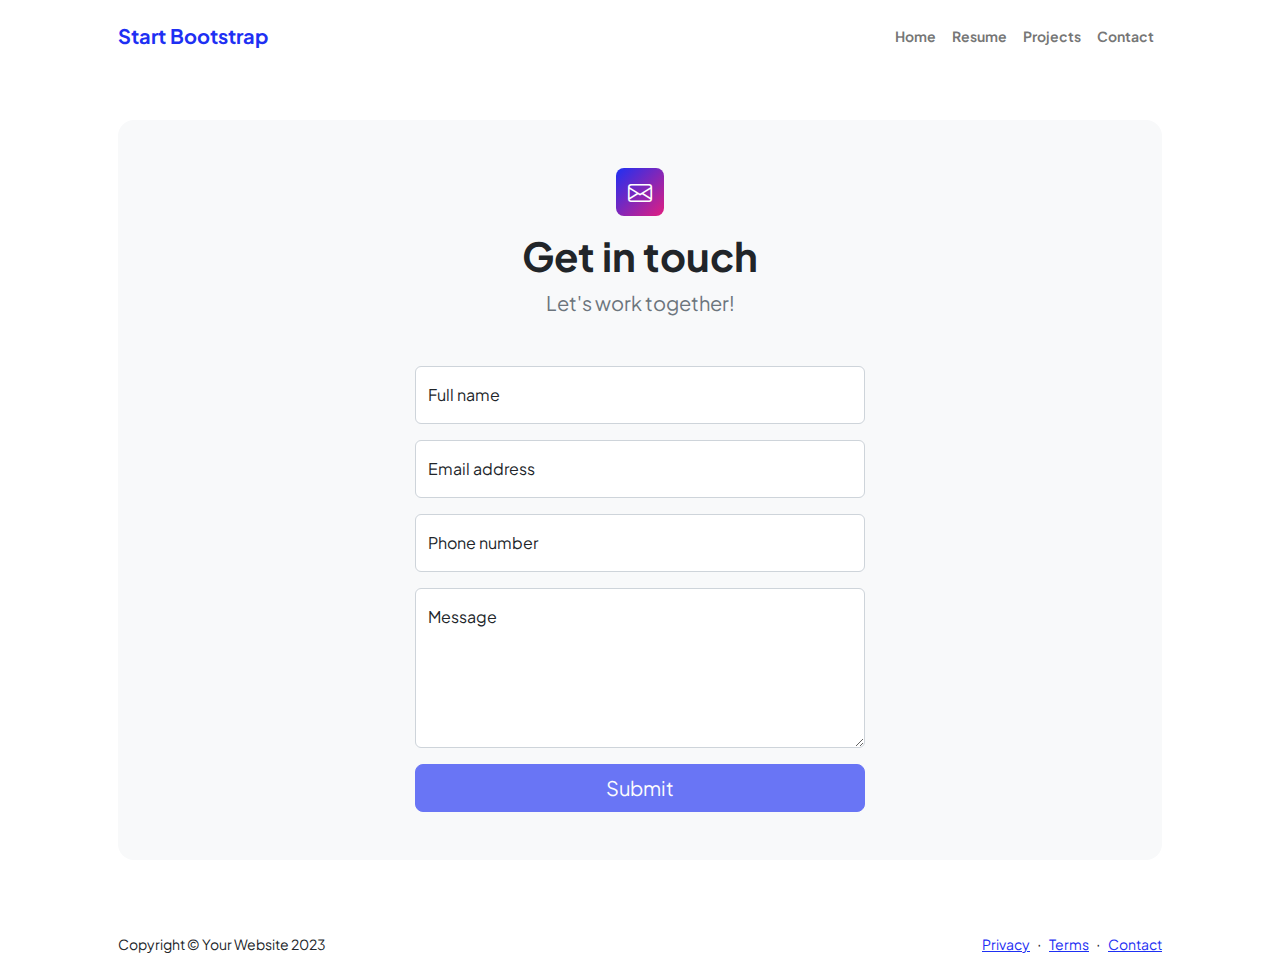
<file: contact.html>
<!DOCTYPE html>
<html lang="en">
    <head>
        <meta charset="utf-8" />
        <meta name="viewport" content="width=device-width, initial-scale=1, shrink-to-fit=no" />
        <meta name="description" content />
        <meta name="author" content />
        <title>Modern Business - Start Bootstrap Template</title>
        <!-- Favicon-->
        <link rel="icon" type="image/x-icon" href="assets/favicon.ico" />
        <!-- Custom Google font-->
        <link rel="preconnect" href="https://fonts.googleapis.com" />
        <link rel="preconnect" href="https://fonts.gstatic.com" crossorigin />
        <link href="https://fonts.googleapis.com/css2?family=Plus+Jakarta+Sans:wght@100;200;300;400;500;600;700;800;900&amp;display=swap" rel="stylesheet" />
        <!-- Bootstrap icons-->
        <link href="https://cdn.jsdelivr.net/npm/bootstrap-icons@1.8.1/font/bootstrap-icons.css" rel="stylesheet" />
        <!-- Core theme CSS (includes Bootstrap)-->
        <link href="css/styles.css" rel="stylesheet" />
    </head>
    <body class="d-flex flex-column">
        <main class="flex-shrink-0">
            <!-- Navigation-->
            <nav class="navbar navbar-expand-lg navbar-light bg-white py-3">
                <div class="container px-5">
                    <a class="navbar-brand" href="index.html"><span class="fw-bolder text-primary">Start Bootstrap</span></a>
                    <button class="navbar-toggler" type="button" data-bs-toggle="collapse" data-bs-target="#navbarSupportedContent" aria-controls="navbarSupportedContent" aria-expanded="false" aria-label="Toggle navigation"><span class="navbar-toggler-icon"></span></button>
                    <div class="collapse navbar-collapse" id="navbarSupportedContent">
                        <ul class="navbar-nav ms-auto mb-2 mb-lg-0 small fw-bolder">
                            <li class="nav-item"><a class="nav-link" href="index.html">Home</a></li>
                            <li class="nav-item"><a class="nav-link" href="resume.html">Resume</a></li>
                            <li class="nav-item"><a class="nav-link" href="projects.html">Projects</a></li>
                            <li class="nav-item"><a class="nav-link" href="contact.html">Contact</a></li>
                        </ul>
                    </div>
                </div>
            </nav>
            <!-- Page content-->
            <section class="py-5">
                <div class="container px-5">
                    <!-- Contact form-->
                    <div class="bg-light rounded-4 py-5 px-4 px-md-5">
                        <div class="text-center mb-5">
                            <div class="feature bg-primary bg-gradient-primary-to-secondary text-white rounded-3 mb-3"><i class="bi bi-envelope"></i></div>
                            <h1 class="fw-bolder">Get in touch</h1>
                            <p class="lead fw-normal text-muted mb-0">Let's work together!</p>
                        </div>
                        <div class="row gx-5 justify-content-center">
                            <div class="col-lg-8 col-xl-6">
                                <!-- * * * * * * * * * * * * * * *-->
                                <!-- * * SB Forms Contact Form * *-->
                                <!-- * * * * * * * * * * * * * * *-->
                                <!-- This form is pre-integrated with SB Forms.-->
                                <!-- To make this form functional, sign up at-->
                                <!-- https://startbootstrap.com/solution/contact-forms-->
                                <!-- to get an API token!-->
                                <form id="contactForm" data-sb-form-api-token="API_TOKEN">
                                    <!-- Name input-->
                                    <div class="form-floating mb-3">
                                        <input class="form-control" id="name" type="text" placeholder="Enter your name..." data-sb-validations="required" />
                                        <label for="name">Full name</label>
                                        <div class="invalid-feedback" data-sb-feedback="name:required">A name is required.</div>
                                    </div>
                                    <!-- Email address input-->
                                    <div class="form-floating mb-3">
                                        <input class="form-control" id="email" type="email" placeholder="name@example.com" data-sb-validations="required,email" />
                                        <label for="email">Email address</label>
                                        <div class="invalid-feedback" data-sb-feedback="email:required">An email is required.</div>
                                        <div class="invalid-feedback" data-sb-feedback="email:email">Email is not valid.</div>
                                    </div>
                                    <!-- Phone number input-->
                                    <div class="form-floating mb-3">
                                        <input class="form-control" id="phone" type="tel" placeholder="(123) 456-7890" data-sb-validations="required" />
                                        <label for="phone">Phone number</label>
                                        <div class="invalid-feedback" data-sb-feedback="phone:required">A phone number is required.</div>
                                    </div>
                                    <!-- Message input-->
                                    <div class="form-floating mb-3">
                                        <textarea class="form-control" id="message" type="text" placeholder="Enter your message here..." style="height: 10rem" data-sb-validations="required"></textarea>
                                        <label for="message">Message</label>
                                        <div class="invalid-feedback" data-sb-feedback="message:required">A message is required.</div>
                                    </div>
                                    <!-- Submit success message-->
                                    <!---->
                                    <!-- This is what your users will see when the form-->
                                    <!-- has successfully submitted-->
                                    <div class="d-none" id="submitSuccessMessage">
                                        <div class="text-center mb-3">
                                            <div class="fw-bolder">Form submission successful!</div>
                                            To activate this form, sign up at
                                            <br />
                                            <a href="https://startbootstrap.com/solution/contact-forms">https://startbootstrap.com/solution/contact-forms</a>
                                        </div>
                                    </div>
                                    <!-- Submit error message-->
                                    <!---->
                                    <!-- This is what your users will see when there is-->
                                    <!-- an error submitting the form-->
                                    <div class="d-none" id="submitErrorMessage"><div class="text-center text-danger mb-3">Error sending message!</div></div>
                                    <!-- Submit Button-->
                                    <div class="d-grid"><button class="btn btn-primary btn-lg disabled" id="submitButton" type="submit">Submit</button></div>
                                </form>
                            </div>
                        </div>
                    </div>
                </div>
            </section>
        </main>
        <!-- Footer-->
        <footer class="bg-white py-4 mt-auto">
            <div class="container px-5">
                <div class="row align-items-center justify-content-between flex-column flex-sm-row">
                    <div class="col-auto"><div class="small m-0">Copyright &copy; Your Website 2023</div></div>
                    <div class="col-auto">
                        <a class="small" href="#!">Privacy</a>
                        <span class="mx-1">&middot;</span>
                        <a class="small" href="#!">Terms</a>
                        <span class="mx-1">&middot;</span>
                        <a class="small" href="#!">Contact</a>
                    </div>
                </div>
            </div>
        </footer>
        <!-- Bootstrap core JS-->
        <script src="https://cdn.jsdelivr.net/npm/bootstrap@5.2.3/dist/js/bootstrap.bundle.min.js"></script>
        <!-- Core theme JS-->
        <script src="js/scripts.js"></script>
        <!-- * * * * * * * * * * * * * * * * * * * * * * * * * * * * * * * * * * * * * * * *-->
        <!-- * *                               SB Forms JS                               * *-->
        <!-- * * Activate your form at https://startbootstrap.com/solution/contact-forms * *-->
        <!-- * * * * * * * * * * * * * * * * * * * * * * * * * * * * * * * * * * * * * * * *-->
        <script src="https://cdn.startbootstrap.com/sb-forms-latest.js"></script>
    </body>
</html>
</file>
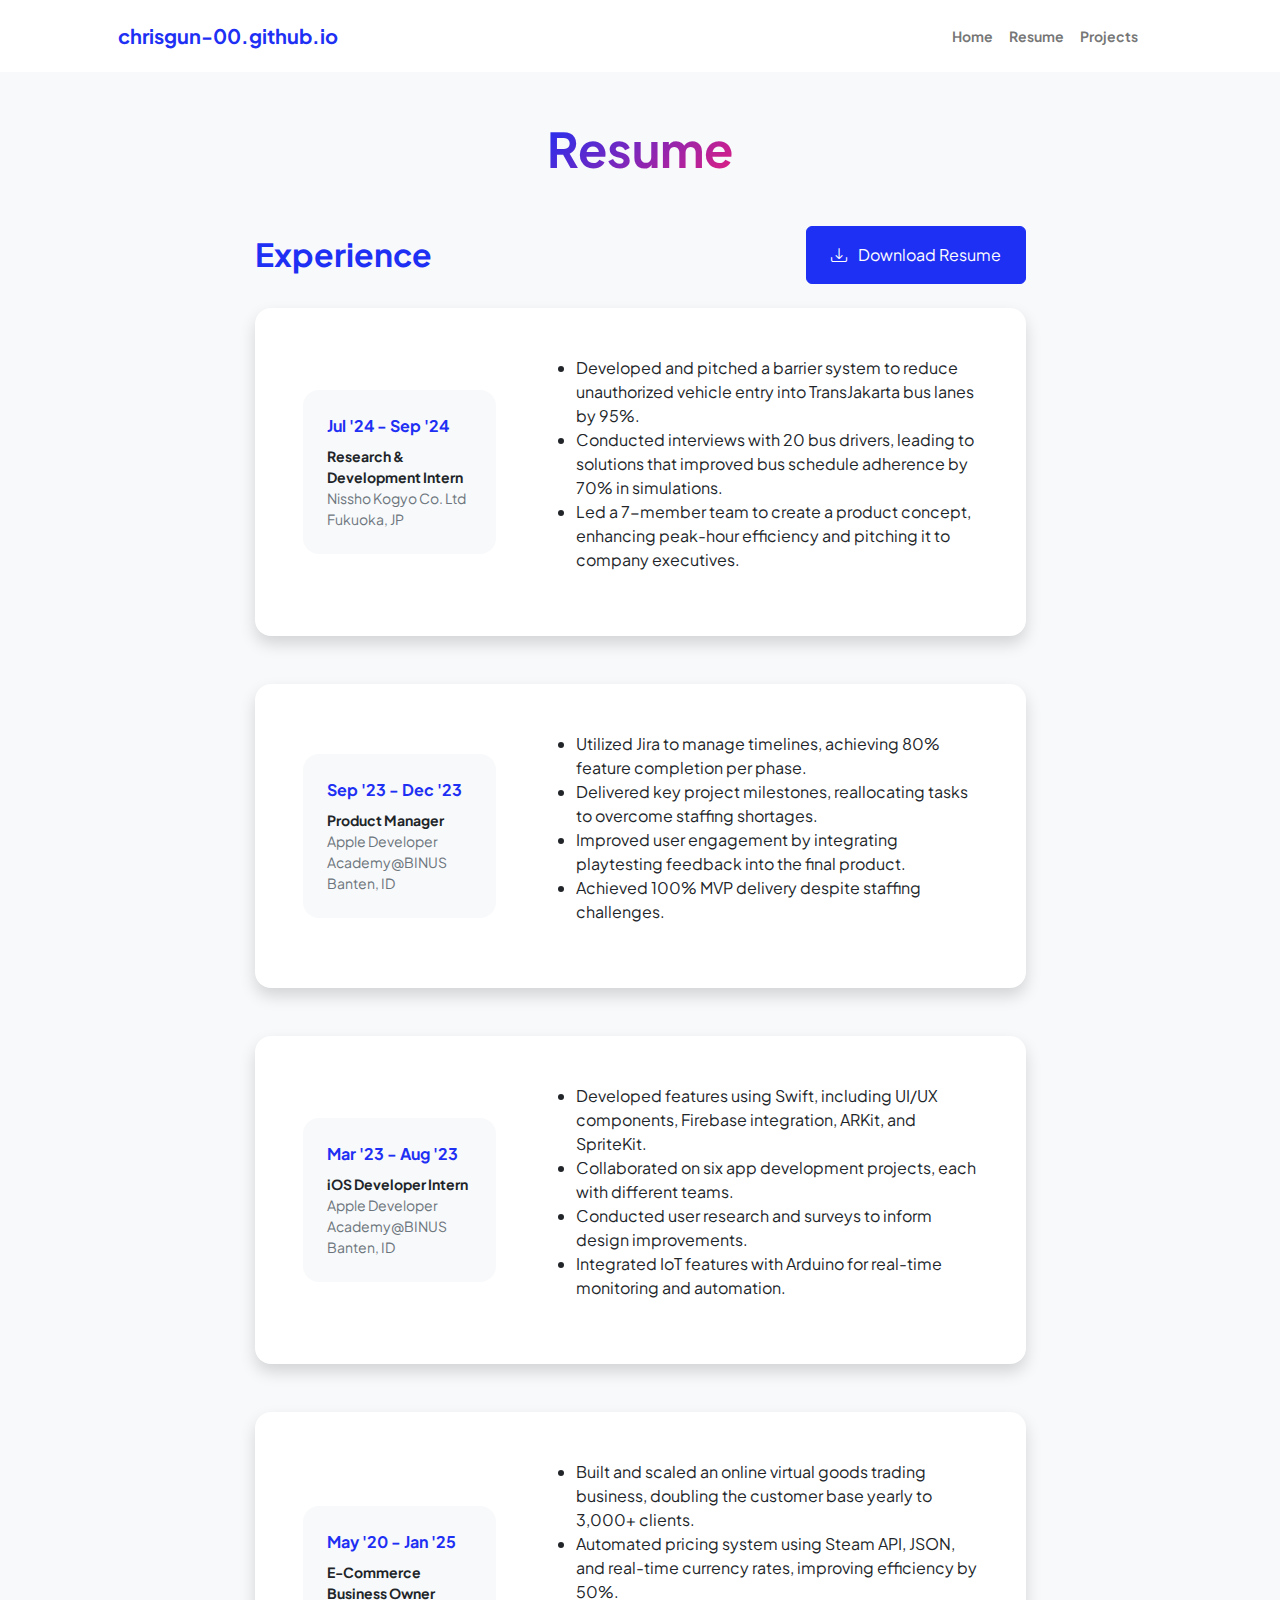
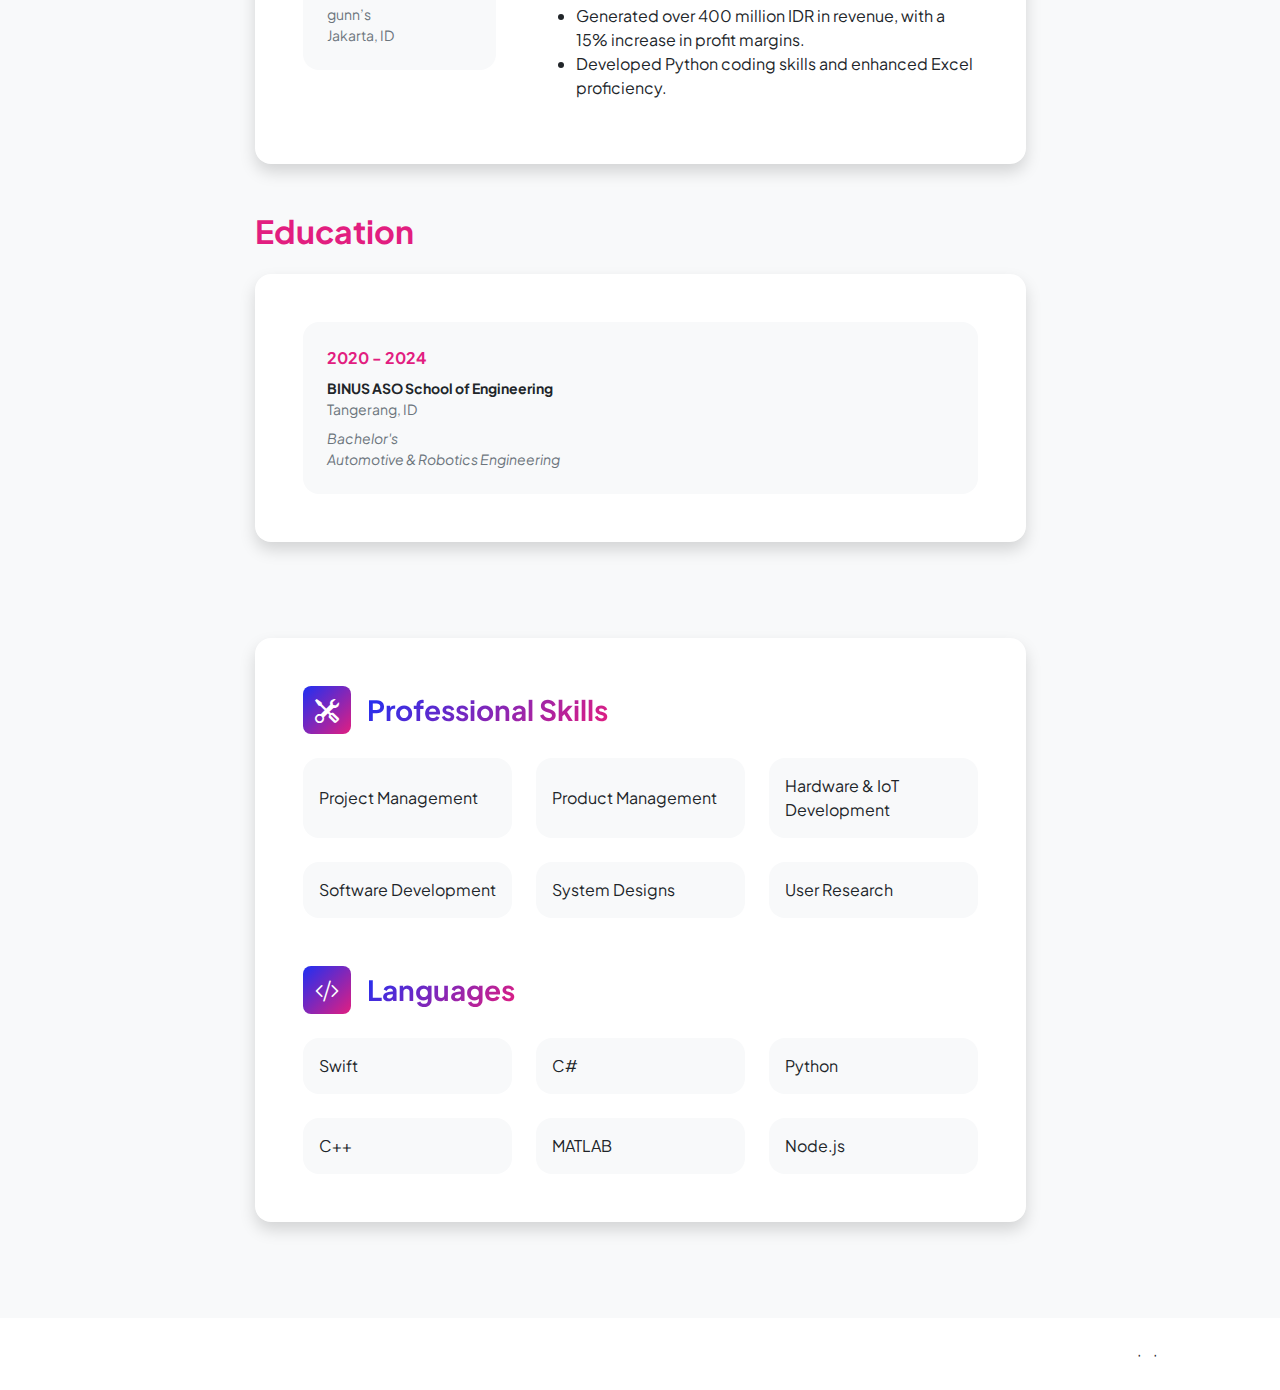
<file: resume.html>
<!DOCTYPE html>
<html lang="en">
    <head>
        <meta charset="utf-8" />
        <meta name="viewport" content="width=device-width, initial-scale=1, shrink-to-fit=no" />
        <meta name="description" content="" />
        <meta name="author" content="" />
        <title>Personal - Start Bootstrap Template</title>
        <!-- Favicon-->
        <link rel="icon" type="image/x-icon" href="assets/favicon.ico" />
        <!-- Custom Google font-->
        <link rel="preconnect" href="https://fonts.googleapis.com" />
        <link rel="preconnect" href="https://fonts.gstatic.com" crossorigin />
        <link href="https://fonts.googleapis.com/css2?family=Plus+Jakarta+Sans:wght@100;200;300;400;500;600;700;800;900&amp;display=swap" rel="stylesheet" />
        <!-- Bootstrap icons-->
        <link href="https://cdn.jsdelivr.net/npm/bootstrap-icons@1.8.1/font/bootstrap-icons.css" rel="stylesheet" />
        <!-- Core theme CSS (includes Bootstrap)-->
        <link href="css/styles.css" rel="stylesheet" />
    </head>
    <body class="d-flex flex-column h-100 bg-light">
        <main class="flex-shrink-0">
            <!-- Navigation-->
            <nav class="navbar navbar-expand-lg navbar-light bg-white py-3">
                <div class="container px-5">
                    <a class="navbar-brand" href="index.html"><span class="fw-bolder text-primary">chrisgun-00.github.io</span></a>
                    <button class="navbar-toggler" type="button" data-bs-toggle="collapse" data-bs-target="#navbarSupportedContent" aria-controls="navbarSupportedContent" aria-expanded="false" aria-label="Toggle navigation"><span class="navbar-toggler-icon"></span></button>
                    <div class="collapse navbar-collapse" id="navbarSupportedContent">
                        <ul class="navbar-nav ms-auto mb-2 mb-lg-0 small fw-bolder">
                            <li class="nav-item"><a class="nav-link" href="index.html">Home</a></li>
                            <li class="nav-item"><a class="nav-link" href="resume.html">Resume</a></li>
                            <li class="nav-item"><a class="nav-link" href="projects.html">Projects</a></li>
                            <li class="nav-item"><a class="nav-link" href="contact.html"></a></li>
                        </ul>
                    </div>
                </div>
            </nav>
            <!-- Page Content-->
            <div class="container px-5 my-5">
                <div class="text-center mb-5">
                    <h1 class="display-5 fw-bolder mb-0"><span class="text-gradient d-inline">Resume</span></h1>
                </div>
                <div class="row gx-5 justify-content-center">
                    <div class="col-lg-11 col-xl-9 col-xxl-8">
                        <!-- Experience Section-->
                        <section>
                            <div class="d-flex align-items-center justify-content-between mb-4">
                                <h2 class="text-primary fw-bolder mb-0">Experience</h2>
                                <!-- Download resume button-->
                                <!-- Note: Set the link href target to a PDF file within your project-->
								<a class="btn btn-primary px-4 py-3" href="assets/Bonifacius_Christopher_CV2025.pdf" download>
									<div class="d-inline-block bi bi-download me-2"></div>
									Download Resume
								</a>
                            </div>
								<!-- Experience Card 1: Research & Development Intern -->
								<div class="card shadow border-0 rounded-4 mb-5">
									<div class="card-body p-5">
										<div class="row align-items-center gx-5">
											<div class="col text-center text-lg-start mb-4 mb-lg-0">
												<div class="bg-light p-4 rounded-4">
													<div class="text-primary fw-bolder mb-2">Jul '24 - Sep '24</div>
													<div class="small fw-bolder">Research & Development Intern</div>
													<div class="small text-muted">Nissho Kogyo Co. Ltd</div>
													<div class="small text-muted">Fukuoka, JP</div>
												</div>
											</div>
											<div class="col-lg-8">
												<ul>
													<li>Developed and pitched a barrier system to reduce unauthorized vehicle entry into TransJakarta bus lanes by 95%.</li>
													<li>Conducted interviews with 20 bus drivers, leading to solutions that improved bus schedule adherence by 70% in simulations.</li>
													<li>Led a 7-member team to create a product concept, enhancing peak-hour efficiency and pitching it to company executives.</li>
												</ul>
											</div>
										</div>
									</div>
								</div>

								<!-- Experience Card 2: Product Manager -->
								<div class="card shadow border-0 rounded-4 mb-5">
									<div class="card-body p-5">
										<div class="row align-items-center gx-5">
											<div class="col text-center text-lg-start mb-4 mb-lg-0">
												<div class="bg-light p-4 rounded-4">
													<div class="text-primary fw-bolder mb-2">Sep '23 - Dec '23</div>
													<div class="small fw-bolder">Product Manager</div>
													<div class="small text-muted">Apple Developer Academy@BINUS</div>
													<div class="small text-muted">Banten, ID</div>
												</div>
											</div>
											<div class="col-lg-8">
												<ul>
													<li>Utilized Jira to manage timelines, achieving 80% feature completion per phase.</li>
													<li>Delivered key project milestones, reallocating tasks to overcome staffing shortages.</li>
													<li>Improved user engagement by integrating playtesting feedback into the final product.</li>
													<li>Achieved 100% MVP delivery despite staffing challenges.</li>
												</ul>
											</div>
										</div>
									</div>
								</div>

								<!-- Experience Card 3: iOS Developer Intern -->
								<div class="card shadow border-0 rounded-4 mb-5">
									<div class="card-body p-5">
										<div class="row align-items-center gx-5">
											<div class="col text-center text-lg-start mb-4 mb-lg-0">
												<div class="bg-light p-4 rounded-4">
													<div class="text-primary fw-bolder mb-2">Mar '23 - Aug '23</div>
													<div class="small fw-bolder">iOS Developer Intern</div>
													<div class="small text-muted">Apple Developer Academy@BINUS</div>
													<div class="small text-muted">Banten, ID</div>
												</div>
											</div>
											<div class="col-lg-8">
												<ul>
													<li>Developed features using Swift, including UI/UX components, Firebase integration, ARKit, and SpriteKit.</li>
													<li>Collaborated on six app development projects, each with different teams.</li>
													<li>Conducted user research and surveys to inform design improvements.</li>
													<li>Integrated IoT features with Arduino for real-time monitoring and automation.</li>
												</ul>
											</div>
										</div>
									</div>
								</div>

								<!-- Experience Card 4: E-Commerce Business Owner -->
								<div class="card shadow border-0 rounded-4 mb-5">
									<div class="card-body p-5">
										<div class="row align-items-center gx-5">
											<div class="col text-center text-lg-start mb-4 mb-lg-0">
												<div class="bg-light p-4 rounded-4">
													<div class="text-primary fw-bolder mb-2">May '20 - Jan '25</div>
													<div class="small fw-bolder">E-Commerce Business Owner</div>
													<div class="small text-muted">gunn’s</div>
													<div class="small text-muted">Jakarta, ID</div>
												</div>
											</div>
											<div class="col-lg-8">
												<ul>
													<li>Built and scaled an online virtual goods trading business, doubling the customer base yearly to 3,000+ clients.</li>
													<li>Automated pricing system using Steam API, JSON, and real-time currency rates, improving efficiency by 50%.</li>
													<li>Generated over 400 million IDR in revenue, with a 15% increase in profit margins.</li>
													<li>Developed Python coding skills and enhanced Excel proficiency.</li>
												</ul>
											</div>
										</div>
									</div>
								</div>

							</section>
							                       <!-- Education Section-->
                        <section>
                            <h2 class="text-secondary fw-bolder mb-4">Education</h2>
                            <!-- Education Card 1-->
                            <div class="card shadow border-0 rounded-4 mb-5">
                                <div class="card-body p-5">
                                    <div class="row align-items-center gx-5">
                                        <div class="col text-center text-lg-start mb-4 mb-lg-0">
                                            <div class="bg-light p-4 rounded-4">
                                                <div class="text-secondary fw-bolder mb-2">2020 - 2024</div>
                                                <div class="mb-2">
                                                    <div class="small fw-bolder">BINUS ASO School of Engineering</div>
                                                    <div class="small text-muted">Tangerang, ID</div>
                                                </div>
                                                <div class="fst-italic">
                                                    <div class="small text-muted">Bachelor's</div>
                                                    <div class="small text-muted">Automotive & Robotics Engineering</div>
                                                </div>
                                            </div>
                                        </div>
                                    </div>
                                </div>
                            </div>
                        </section>

                        <!-- Divider-->
                        <div class="pb-5"></div>
                        <!-- Skills Section-->
                        <section>
                            <!-- Skillset Card-->
                            <div class="card shadow border-0 rounded-4 mb-5">
                                <div class="card-body p-5">
                                    <!-- Professional skills list-->
                                    <div class="mb-5">
                                        <div class="d-flex align-items-center mb-4">
                                            <div class="feature bg-primary bg-gradient-primary-to-secondary text-white rounded-3 me-3"><i class="bi bi-tools"></i></div>
                                            <h3 class="fw-bolder mb-0"><span class="text-gradient d-inline">Professional Skills</span></h3>
                                        </div>
                                        <div class="row row-cols-1 row-cols-md-3 mb-4">
                                            <div class="col mb-4 mb-md-0"><div class="d-flex align-items-center bg-light rounded-4 p-3 h-100">Project Management</div></div>
                                            <div class="col mb-4 mb-md-0"><div class="d-flex align-items-center bg-light rounded-4 p-3 h-100">Product Management</div></div>
                                            <div class="col"><div class="d-flex align-items-center bg-light rounded-4 p-3 h-100">Hardware & IoT Development</div></div>
                                        </div>
                                        <div class="row row-cols-1 row-cols-md-3">
                                            <div class="col mb-4 mb-md-0"><div class="d-flex align-items-center bg-light rounded-4 p-3 h-100">Software Development</div></div>
                                            <div class="col mb-4 mb-md-0"><div class="d-flex align-items-center bg-light rounded-4 p-3 h-100">System Designs</div></div>
                                            <div class="col"><div class="d-flex align-items-center bg-light rounded-4 p-3 h-100">User Research</div></div>
                                        </div>
                                    </div>
                                    <!-- Languages list-->
                                    <div class="mb-0">
                                        <div class="d-flex align-items-center mb-4">
                                            <div class="feature bg-primary bg-gradient-primary-to-secondary text-white rounded-3 me-3"><i class="bi bi-code-slash"></i></div>
                                            <h3 class="fw-bolder mb-0"><span class="text-gradient d-inline">Languages</span></h3>
                                        </div>
                                        <div class="row row-cols-1 row-cols-md-3 mb-4">
                                            <div class="col mb-4 mb-md-0"><div class="d-flex align-items-center bg-light rounded-4 p-3 h-100">Swift</div></div>
                                            <div class="col mb-4 mb-md-0"><div class="d-flex align-items-center bg-light rounded-4 p-3 h-100">C#</div></div>
                                            <div class="col"><div class="d-flex align-items-center bg-light rounded-4 p-3 h-100">Python</div></div>
                                        </div>
                                        <div class="row row-cols-1 row-cols-md-3">
                                            <div class="col mb-4 mb-md-0"><div class="d-flex align-items-center bg-light rounded-4 p-3 h-100">C++</div></div>
                                            <div class="col mb-4 mb-md-0"><div class="d-flex align-items-center bg-light rounded-4 p-3 h-100">MATLAB</div></div>
                                            <div class="col"><div class="d-flex align-items-center bg-light rounded-4 p-3 h-100">Node.js</div></div>
                                        </div>
                                    </div>
                                </div>
                            </div>
                        </section>
                    </div>
                </div>
            </div>
        </main>
        <!-- Footer-->
        <footer class="bg-white py-4 mt-auto">
            <div class="container px-5">
                <div class="row align-items-center justify-content-between flex-column flex-sm-row">
                    <div class="col-auto"><div class="small m-0"></div></div>
                    <div class="col-auto">
                        <a class="small" href="#!"></a>
                        <span class="mx-1">&middot;</span>
                        <a class="small" href="#!"></a>
                        <span class="mx-1">&middot;</span>
                        <a class="small" href="#!"></a>
                    </div>
                </div>
            </div>
        </footer>
        <!-- Bootstrap core JS-->
        <script src="https://cdn.jsdelivr.net/npm/bootstrap@5.2.3/dist/js/bootstrap.bundle.min.js"></script>
        <!-- Core theme JS-->
        <script src="js/scripts.js"></script>
    </body>
</html>
</file>
